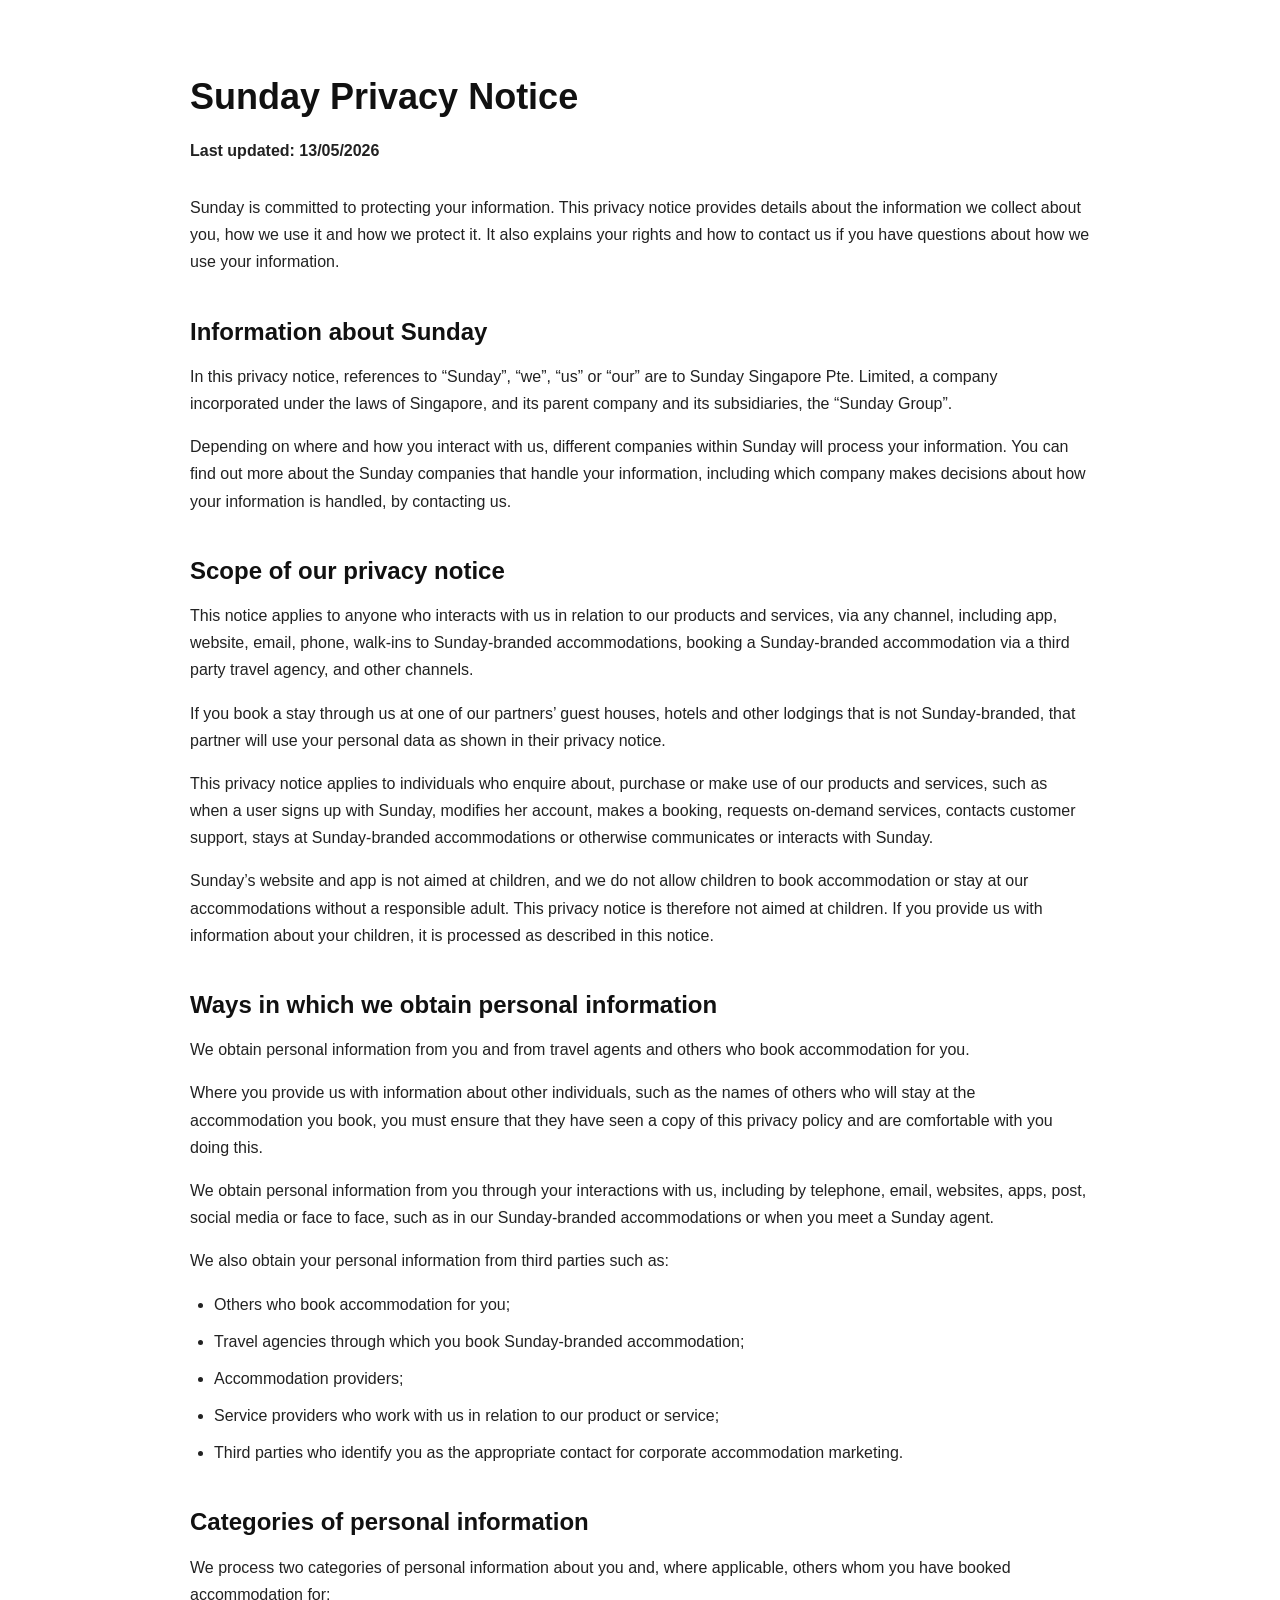
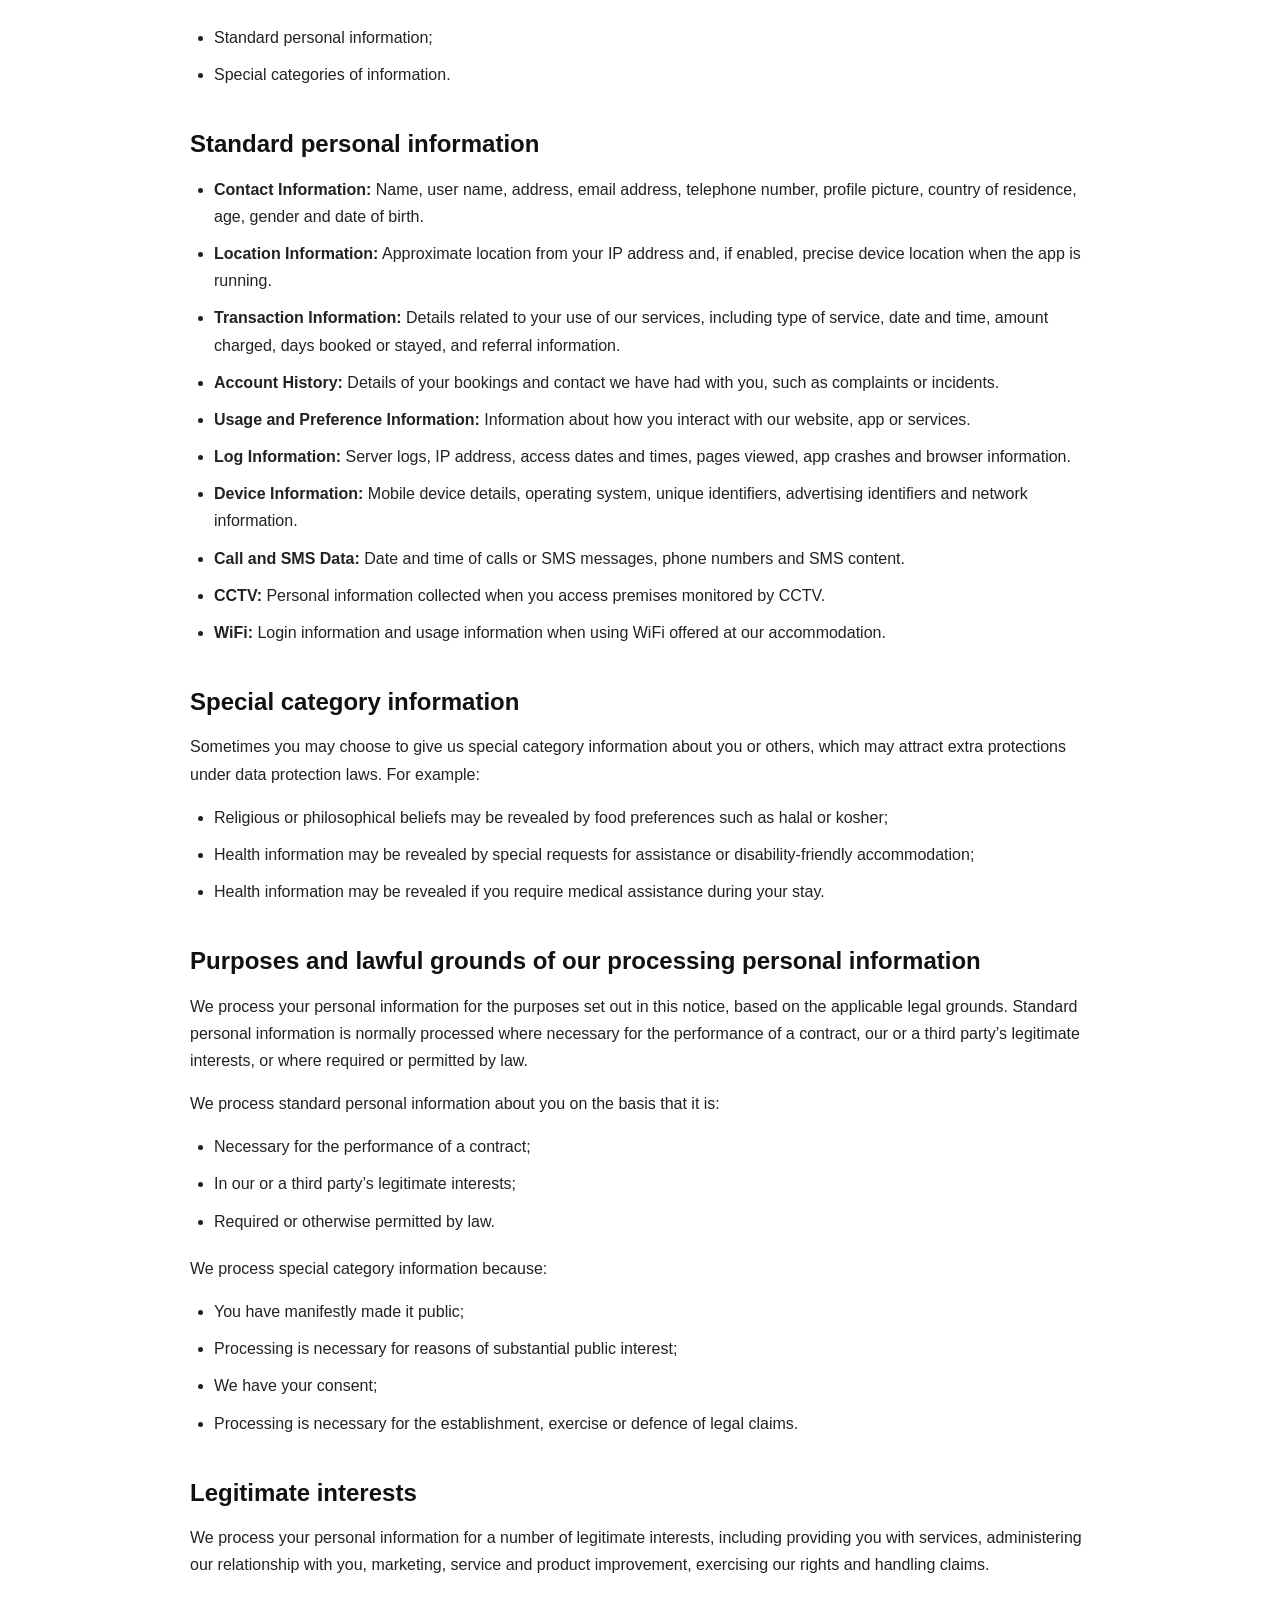
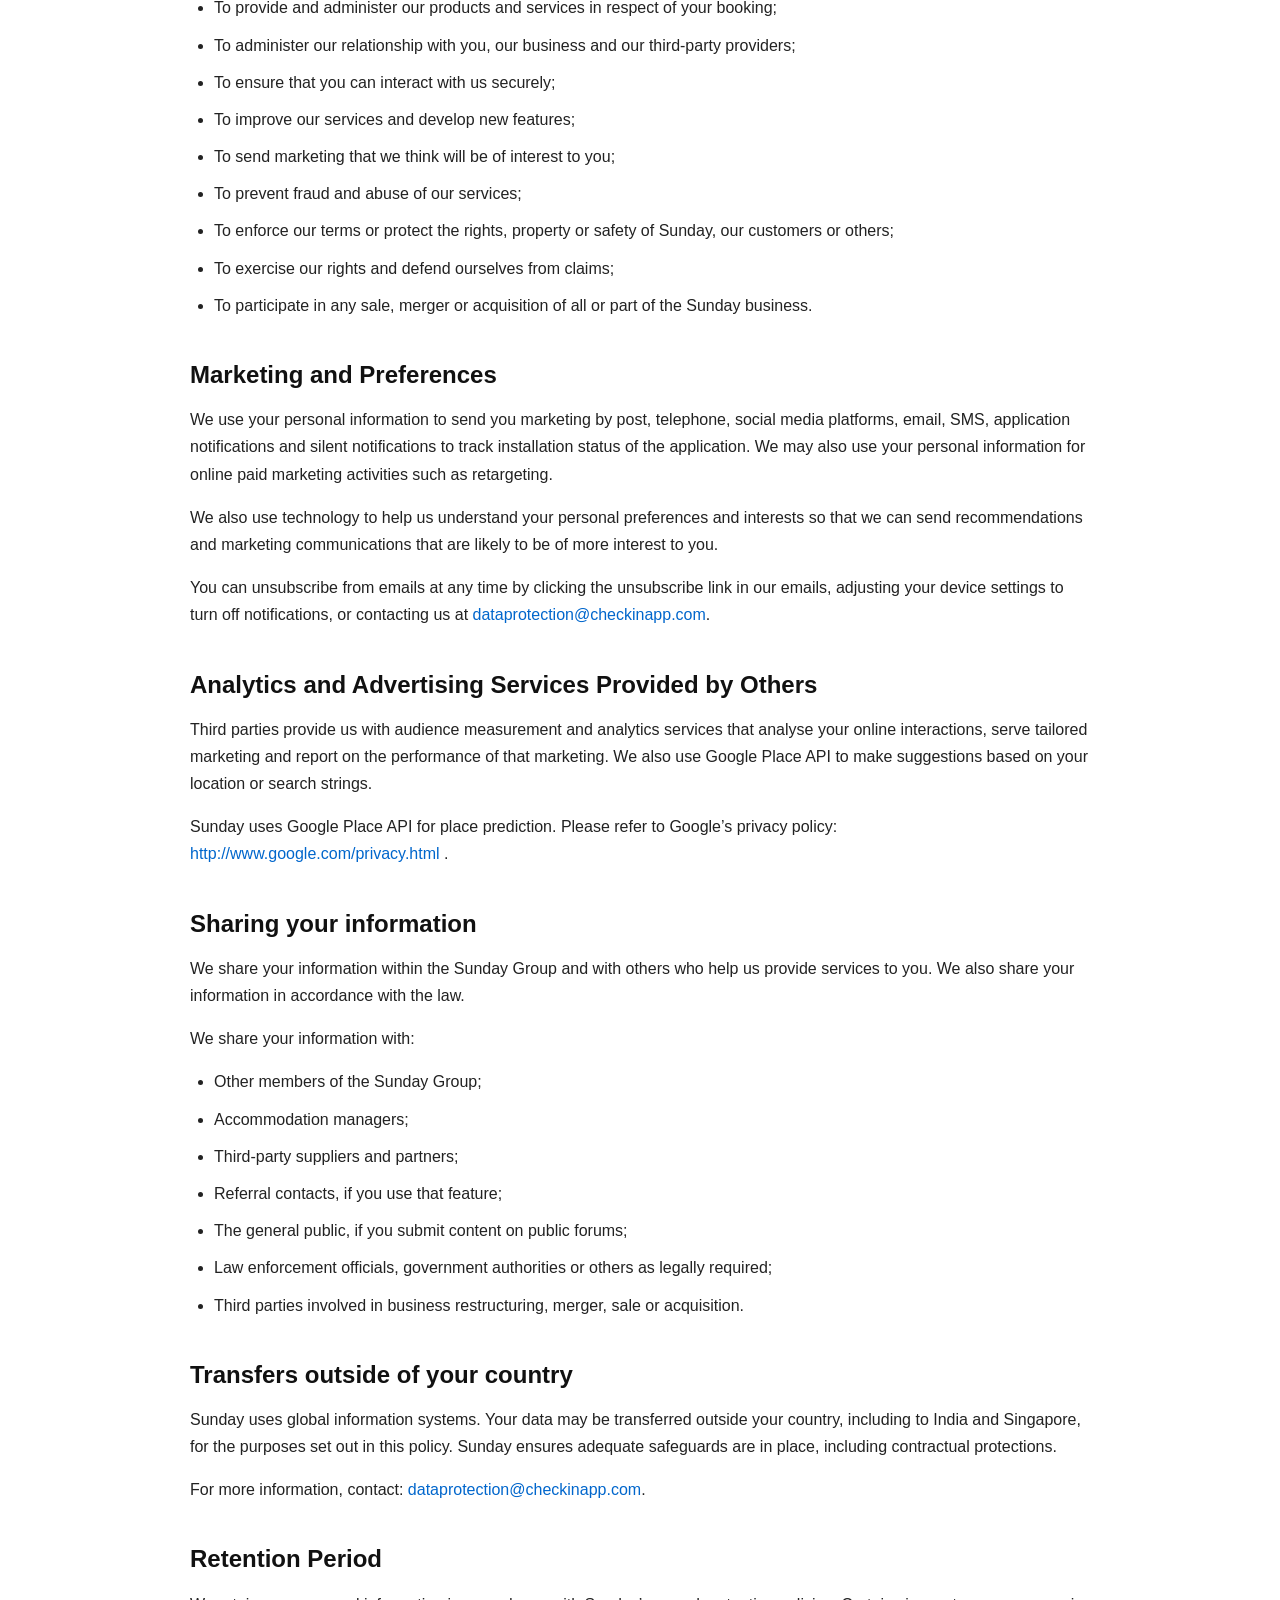
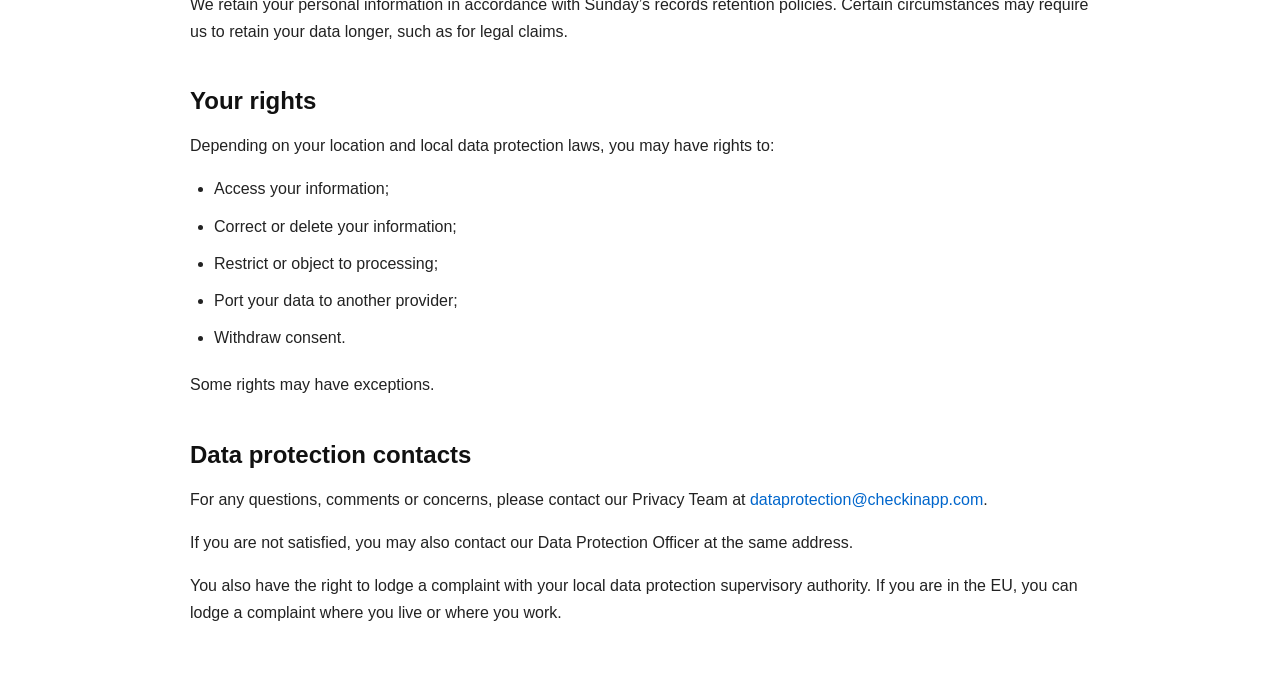
<file: privacy.html>
<!doctype html>
<html lang="en">
  <head>
    <meta charset="UTF-8" />
    <meta name="viewport" content="width=device-width, initial-scale=1.0" />
    <title>Sunday Privacy Notice</title>
    <style>
      body {
        font-family: Arial, sans-serif;
        line-height: 1.7;
        color: #222;
        background: #fff;
        margin: 0;
        padding: 0;
      }

      .container {
        max-width: 900px;
        margin: 0 auto;
        padding: 50px 20px;
      }

      h1,
      h2 {
        color: #111;
        line-height: 1.3;
      }

      h1 {
        font-size: 36px;
        margin-bottom: 10px;
      }

      h2 {
        font-size: 24px;
        margin-top: 40px;
        margin-bottom: 15px;
      }

      p {
        margin-bottom: 16px;
      }

      ul {
        margin-bottom: 20px;
        padding-left: 24px;
      }

      li {
        margin-bottom: 10px;
      }

      .updated {
        font-weight: bold;
        margin-bottom: 30px;
      }

      a {
        color: #0066cc;
        text-decoration: none;
      }

      a:hover {
        text-decoration: underline;
      }
    </style>
  </head>
  <body>
    <main class="container">
      <h1>Sunday Privacy Notice</h1>
      <p class="updated">Last updated: 13/05/2026</p>

      <p>
        Sunday is committed to protecting your information. This privacy notice
        provides details about the information we collect about you, how we use
        it and how we protect it. It also explains your rights and how to
        contact us if you have questions about how we use your information.
      </p>

      <h2>Information about Sunday</h2>
      <p>
        In this privacy notice, references to “Sunday”, “we”, “us” or “our” are
        to Sunday Singapore Pte. Limited, a company incorporated under the laws
        of Singapore, and its parent company and its subsidiaries, the “Sunday
        Group”.
      </p>
      <p>
        Depending on where and how you interact with us, different companies
        within Sunday will process your information. You can find out more about
        the Sunday companies that handle your information, including which
        company makes decisions about how your information is handled, by
        contacting us.
      </p>

      <h2>Scope of our privacy notice</h2>
      <p>
        This notice applies to anyone who interacts with us in relation to our
        products and services, via any channel, including app, website, email,
        phone, walk-ins to Sunday-branded accommodations, booking a
        Sunday-branded accommodation via a third party travel agency, and other
        channels.
      </p>
      <p>
        If you book a stay through us at one of our partners’ guest houses,
        hotels and other lodgings that is not Sunday-branded, that partner will
        use your personal data as shown in their privacy notice.
      </p>
      <p>
        This privacy notice applies to individuals who enquire about, purchase
        or make use of our products and services, such as when a user signs up
        with Sunday, modifies her account, makes a booking, requests on-demand
        services, contacts customer support, stays at Sunday-branded
        accommodations or otherwise communicates or interacts with Sunday.
      </p>
      <p>
        Sunday’s website and app is not aimed at children, and we do not allow
        children to book accommodation or stay at our accommodations without a
        responsible adult. This privacy notice is therefore not aimed at
        children. If you provide us with information about your children, it is
        processed as described in this notice.
      </p>

      <h2>Ways in which we obtain personal information</h2>
      <p>
        We obtain personal information from you and from travel agents and
        others who book accommodation for you.
      </p>
      <p>
        Where you provide us with information about other individuals, such as
        the names of others who will stay at the accommodation you book, you
        must ensure that they have seen a copy of this privacy policy and are
        comfortable with you doing this.
      </p>
      <p>
        We obtain personal information from you through your interactions with
        us, including by telephone, email, websites, apps, post, social media or
        face to face, such as in our Sunday-branded accommodations or when you
        meet a Sunday agent.
      </p>

      <p>
        We also obtain your personal information from third parties such as:
      </p>
      <ul>
        <li>Others who book accommodation for you;</li>
        <li>
          Travel agencies through which you book Sunday-branded accommodation;
        </li>
        <li>Accommodation providers;</li>
        <li>
          Service providers who work with us in relation to our product or
          service;
        </li>
        <li>
          Third parties who identify you as the appropriate contact for
          corporate accommodation marketing.
        </li>
      </ul>

      <h2>Categories of personal information</h2>
      <p>
        We process two categories of personal information about you and, where
        applicable, others whom you have booked accommodation for:
      </p>
      <ul>
        <li>Standard personal information;</li>
        <li>Special categories of information.</li>
      </ul>

      <h2>Standard personal information</h2>
      <ul>
        <li>
          <strong>Contact Information:</strong> Name, user name, address, email
          address, telephone number, profile picture, country of residence, age,
          gender and date of birth.
        </li>
        <li>
          <strong>Location Information:</strong> Approximate location from your
          IP address and, if enabled, precise device location when the app is
          running.
        </li>
        <li>
          <strong>Transaction Information:</strong> Details related to your use
          of our services, including type of service, date and time, amount
          charged, days booked or stayed, and referral information.
        </li>
        <li>
          <strong>Account History:</strong> Details of your bookings and contact
          we have had with you, such as complaints or incidents.
        </li>
        <li>
          <strong>Usage and Preference Information:</strong> Information about
          how you interact with our website, app or services.
        </li>
        <li>
          <strong>Log Information:</strong> Server logs, IP address, access
          dates and times, pages viewed, app crashes and browser information.
        </li>
        <li>
          <strong>Device Information:</strong> Mobile device details, operating
          system, unique identifiers, advertising identifiers and network
          information.
        </li>
        <li>
          <strong>Call and SMS Data:</strong> Date and time of calls or SMS
          messages, phone numbers and SMS content.
        </li>
        <li>
          <strong>CCTV:</strong> Personal information collected when you access
          premises monitored by CCTV.
        </li>
        <li>
          <strong>WiFi:</strong> Login information and usage information when
          using WiFi offered at our accommodation.
        </li>
      </ul>

      <h2>Special category information</h2>
      <p>
        Sometimes you may choose to give us special category information about
        you or others, which may attract extra protections under data protection
        laws. For example:
      </p>
      <ul>
        <li>
          Religious or philosophical beliefs may be revealed by food preferences
          such as halal or kosher;
        </li>
        <li>
          Health information may be revealed by special requests for assistance
          or disability-friendly accommodation;
        </li>
        <li>
          Health information may be revealed if you require medical assistance
          during your stay.
        </li>
      </ul>

      <h2>
        Purposes and lawful grounds of our processing personal information
      </h2>
      <p>
        We process your personal information for the purposes set out in this
        notice, based on the applicable legal grounds. Standard personal
        information is normally processed where necessary for the performance of
        a contract, our or a third party’s legitimate interests, or where
        required or permitted by law.
      </p>

      <p>
        We process standard personal information about you on the basis that it
        is:
      </p>
      <ul>
        <li>Necessary for the performance of a contract;</li>
        <li>In our or a third party’s legitimate interests;</li>
        <li>Required or otherwise permitted by law.</li>
      </ul>

      <p>We process special category information because:</p>
      <ul>
        <li>You have manifestly made it public;</li>
        <li>
          Processing is necessary for reasons of substantial public interest;
        </li>
        <li>We have your consent;</li>
        <li>
          Processing is necessary for the establishment, exercise or defence of
          legal claims.
        </li>
      </ul>

      <h2>Legitimate interests</h2>
      <p>
        We process your personal information for a number of legitimate
        interests, including providing you with services, administering our
        relationship with you, marketing, service and product improvement,
        exercising our rights and handling claims.
      </p>

      <ul>
        <li>
          To provide and administer our products and services in respect of your
          booking;
        </li>
        <li>
          To administer our relationship with you, our business and our
          third-party providers;
        </li>
        <li>To ensure that you can interact with us securely;</li>
        <li>To improve our services and develop new features;</li>
        <li>To send marketing that we think will be of interest to you;</li>
        <li>To prevent fraud and abuse of our services;</li>
        <li>
          To enforce our terms or protect the rights, property or safety of
          Sunday, our customers or others;
        </li>
        <li>To exercise our rights and defend ourselves from claims;</li>
        <li>
          To participate in any sale, merger or acquisition of all or part of
          the Sunday business.
        </li>
      </ul>

      <h2>Marketing and Preferences</h2>
      <p>
        We use your personal information to send you marketing by post,
        telephone, social media platforms, email, SMS, application notifications
        and silent notifications to track installation status of the
        application. We may also use your personal information for online paid
        marketing activities such as retargeting.
      </p>
      <p>
        We also use technology to help us understand your personal preferences
        and interests so that we can send recommendations and marketing
        communications that are likely to be of more interest to you.
      </p>
      <p>
        You can unsubscribe from emails at any time by clicking the unsubscribe
        link in our emails, adjusting your device settings to turn off
        notifications, or contacting us at
        <a href="mailto:dataprotection@checkinapp.com"
          >dataprotection@checkinapp.com</a
        >.
      </p>

      <h2>Analytics and Advertising Services Provided by Others</h2>
      <p>
        Third parties provide us with audience measurement and analytics
        services that analyse your online interactions, serve tailored marketing
        and report on the performance of that marketing. We also use Google
        Place API to make suggestions based on your location or search strings.
      </p>
      <p>
        Sunday uses Google Place API for place prediction. Please refer to
        Google’s privacy policy:
        <a
          href="http://www.google.com/privacy.html"
          target="_blank"
          rel="noopener"
        >
          http://www.google.com/privacy.html </a
        >.
      </p>

      <h2>Sharing your information</h2>
      <p>
        We share your information within the Sunday Group and with others who
        help us provide services to you. We also share your information in
        accordance with the law.
      </p>

      <p>We share your information with:</p>
      <ul>
        <li>Other members of the Sunday Group;</li>
        <li>Accommodation managers;</li>
        <li>Third-party suppliers and partners;</li>
        <li>Referral contacts, if you use that feature;</li>
        <li>The general public, if you submit content on public forums;</li>
        <li>
          Law enforcement officials, government authorities or others as legally
          required;
        </li>
        <li>
          Third parties involved in business restructuring, merger, sale or
          acquisition.
        </li>
      </ul>

      <h2>Transfers outside of your country</h2>
      <p>
        Sunday uses global information systems. Your data may be transferred
        outside your country, including to India and Singapore, for the purposes
        set out in this policy. Sunday ensures adequate safeguards are in place,
        including contractual protections.
      </p>
      <p>
        For more information, contact:
        <a href="mailto:dataprotection@checkinapp.com"
          >dataprotection@checkinapp.com</a
        >.
      </p>

      <h2>Retention Period</h2>
      <p>
        We retain your personal information in accordance with Sunday’s records
        retention policies. Certain circumstances may require us to retain your
        data longer, such as for legal claims.
      </p>

      <h2>Your rights</h2>
      <p>
        Depending on your location and local data protection laws, you may have
        rights to:
      </p>
      <ul>
        <li>Access your information;</li>
        <li>Correct or delete your information;</li>
        <li>Restrict or object to processing;</li>
        <li>Port your data to another provider;</li>
        <li>Withdraw consent.</li>
      </ul>
      <p>Some rights may have exceptions.</p>

      <h2>Data protection contacts</h2>
      <p>
        For any questions, comments or concerns, please contact our Privacy Team
        at
        <a href="mailto:dataprotection@checkinapp.com"
          >dataprotection@checkinapp.com</a
        >.
      </p>
      <p>
        If you are not satisfied, you may also contact our Data Protection
        Officer at the same address.
      </p>
      <p>
        You also have the right to lodge a complaint with your local data
        protection supervisory authority. If you are in the EU, you can lodge a
        complaint where you live or where you work.
      </p>
    </main>
  </body>
</html>
</file>
